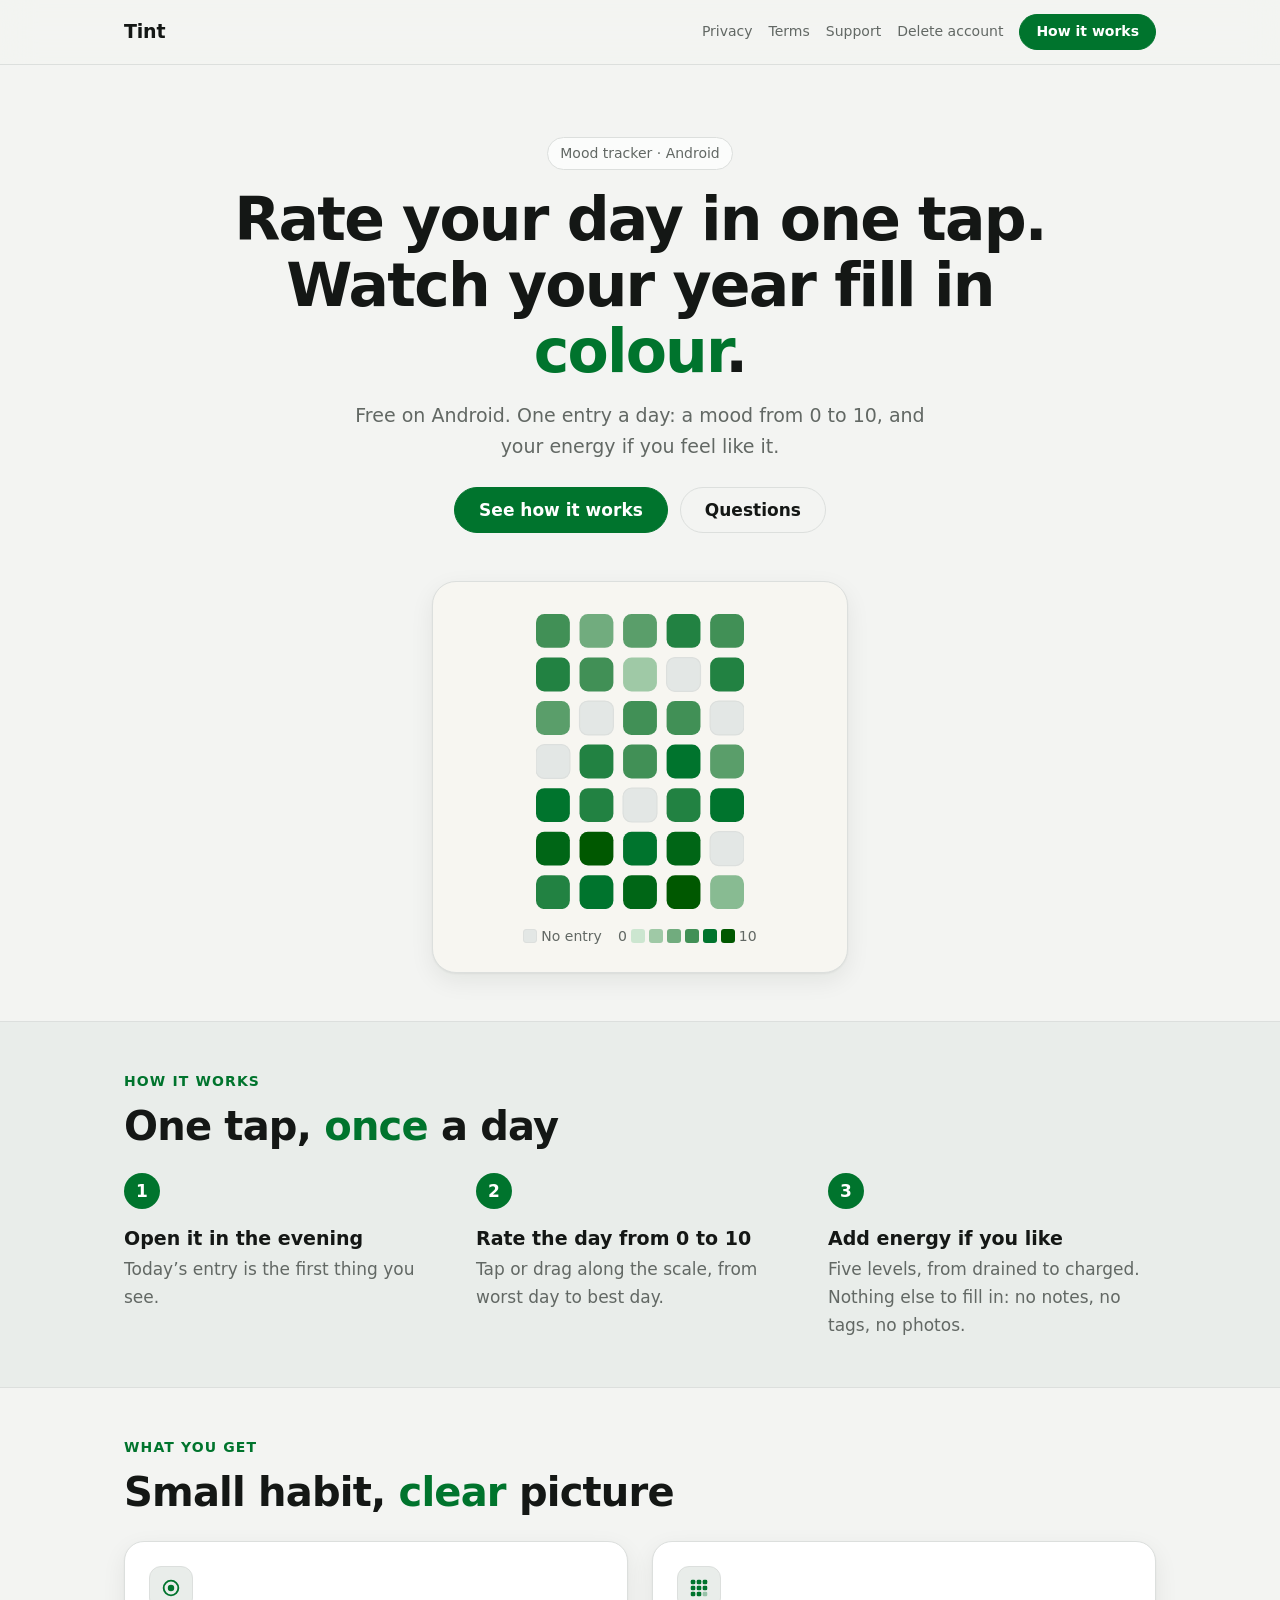
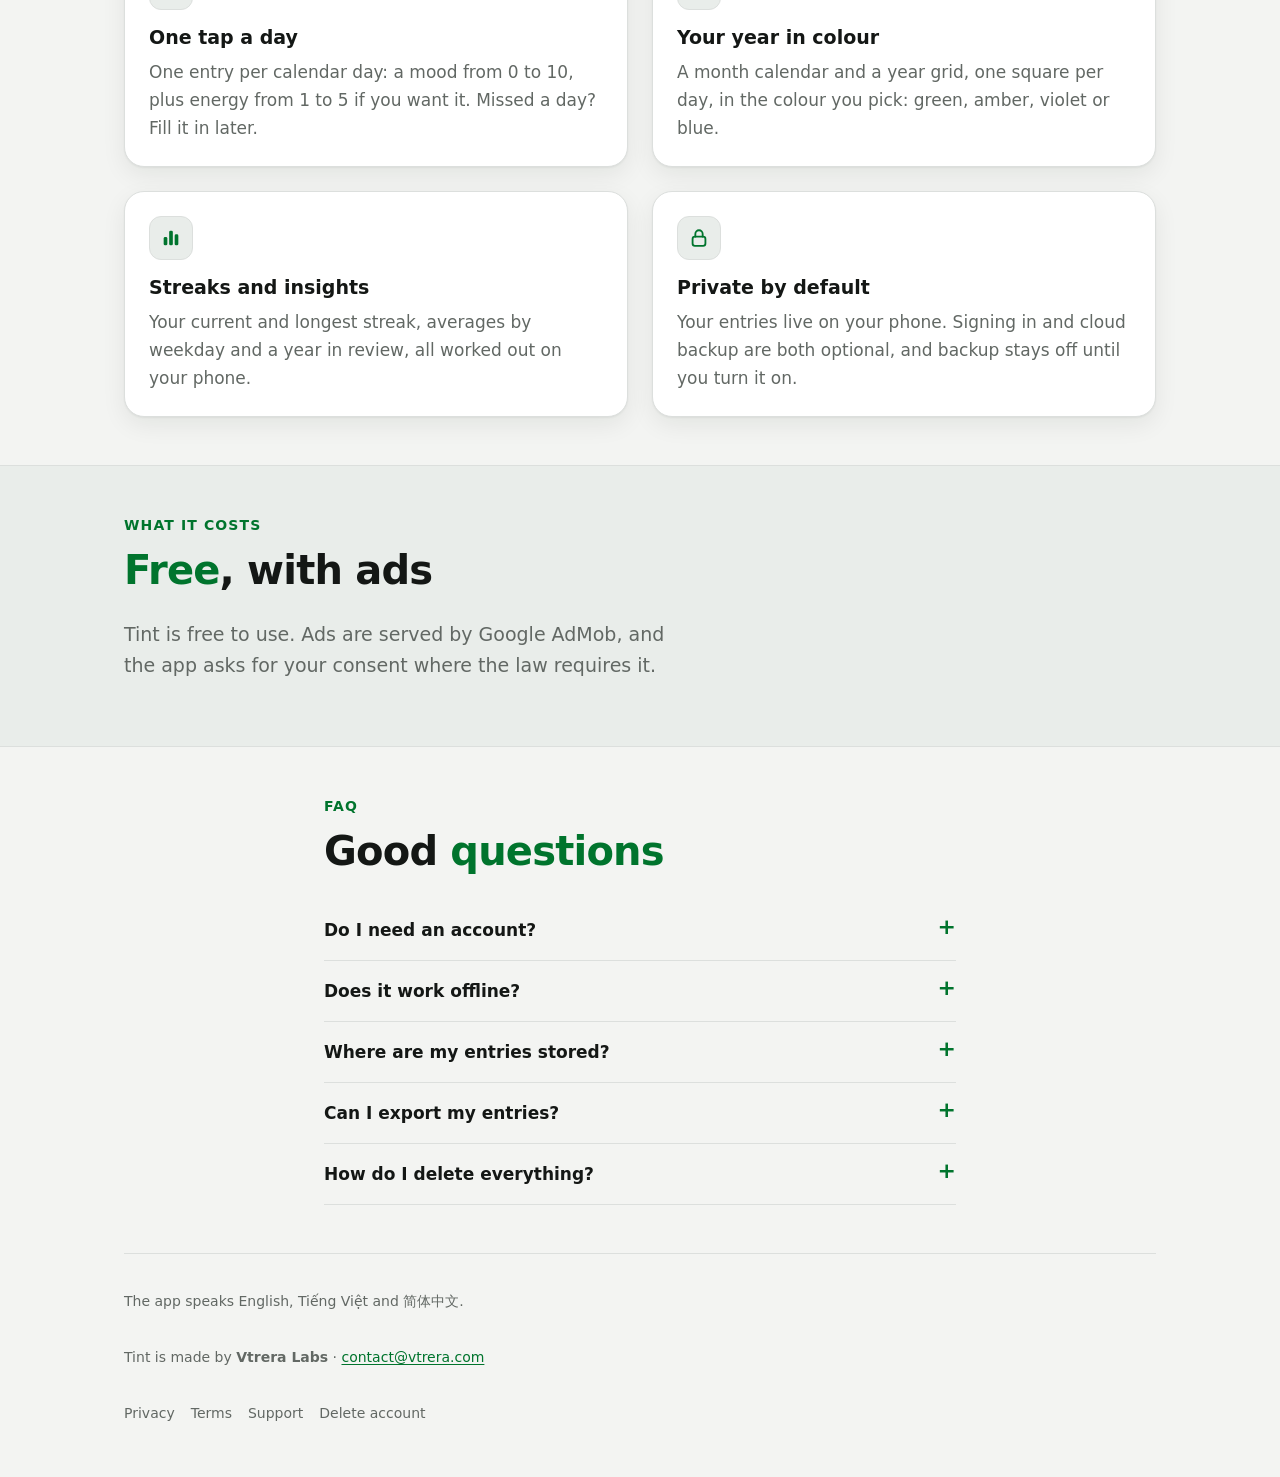
<file: index.html>
<!DOCTYPE html>
<html lang="en"><head><meta charset="utf-8"><meta name="viewport" content="width=device-width, initial-scale=1">
<title>Mood tracker, one tap a day – Tint</title>
<meta name="description" content="Tint is a free mood tracker for Android: rate your day from 0 to 10 in one tap and watch your year fill in colour.">
<link rel="stylesheet" href="/assets/style.css"></head>
<body class="home">
<header class="top"><div class="wrap">
<nav aria-label="Main"><a href="/">Tint</a><a href="/privacy">Privacy</a><a href="/terms">Terms</a><a href="/support">Support</a><a href="/delete-account">Delete account</a></nav>
<a class="btn" href="#how">How it works</a>
</div></header>

<main>
<section class="hero"><div class="wrap">
<span class="tag">Mood tracker · Android</span>
<h1>Rate your day in one tap.<br> Watch your year fill in <span class="accent">colour</span>.</h1>
<p class="lead">Free on Android. One entry a day: a mood from 0 to 10, and your energy if you feel like it.</p>
<div class="actions"><a class="btn" href="#how">See how it works</a><a class="btn btn-ghost" href="#faq">Questions</a></div>
<div class="panel">
<svg class="grid" viewBox="0 0 172 244" role="img" aria-labelledby="grid-title">
<title id="grid-title">Five weeks of moods, one square per day and one week per column; darker green means a better day, six days have no entry</title>
<rect x="0" y="0" width="28" height="28" rx="7" class="m6"/>
<rect x="0" y="36" width="28" height="28" rx="7" class="m7"/>
<rect x="0" y="72" width="28" height="28" rx="7" class="m5"/>
<rect x="0" y="108" width="28" height="28" rx="7" class="m-empty"/>
<rect x="0" y="144" width="28" height="28" rx="7" class="m8"/>
<rect x="0" y="180" width="28" height="28" rx="7" class="m9"/>
<rect x="0" y="216" width="28" height="28" rx="7" class="m7"/>
<rect x="36" y="0" width="28" height="28" rx="7" class="m4"/>
<rect x="36" y="36" width="28" height="28" rx="7" class="m6"/>
<rect x="36" y="72" width="28" height="28" rx="7" class="m-empty"/>
<rect x="36" y="108" width="28" height="28" rx="7" class="m7"/>
<rect x="36" y="144" width="28" height="28" rx="7" class="m7"/>
<rect x="36" y="180" width="28" height="28" rx="7" class="m10"/>
<rect x="36" y="216" width="28" height="28" rx="7" class="m8"/>
<rect x="72" y="0" width="28" height="28" rx="7" class="m5"/>
<rect x="72" y="36" width="28" height="28" rx="7" class="m2"/>
<rect x="72" y="72" width="28" height="28" rx="7" class="m6"/>
<rect x="72" y="108" width="28" height="28" rx="7" class="m6"/>
<rect x="72" y="144" width="28" height="28" rx="7" class="m-empty"/>
<rect x="72" y="180" width="28" height="28" rx="7" class="m8"/>
<rect x="72" y="216" width="28" height="28" rx="7" class="m9"/>
<rect x="108" y="0" width="28" height="28" rx="7" class="m7"/>
<rect x="108" y="36" width="28" height="28" rx="7" class="m-empty"/>
<rect x="108" y="72" width="28" height="28" rx="7" class="m6"/>
<rect x="108" y="108" width="28" height="28" rx="7" class="m8"/>
<rect x="108" y="144" width="28" height="28" rx="7" class="m7"/>
<rect x="108" y="180" width="28" height="28" rx="7" class="m9"/>
<rect x="108" y="216" width="28" height="28" rx="7" class="m10"/>
<rect x="144" y="0" width="28" height="28" rx="7" class="m6"/>
<rect x="144" y="36" width="28" height="28" rx="7" class="m7"/>
<rect x="144" y="72" width="28" height="28" rx="7" class="m-empty"/>
<rect x="144" y="108" width="28" height="28" rx="7" class="m5"/>
<rect x="144" y="144" width="28" height="28" rx="7" class="m8"/>
<rect x="144" y="180" width="28" height="28" rx="7" class="m-empty"/>
<rect x="144" y="216" width="28" height="28" rx="7" class="m3"/>
</svg>
<p class="legend" aria-hidden="true"><span class="m-empty"></span>No entry<b class="gap">0</b><span class="m0"></span><span class="m2"></span><span class="m4"></span><span class="m6"></span><span class="m8"></span><span class="m10"></span><b>10</b></p>
</div>
</div></section>

<section class="band band-tint" id="how"><div class="wrap">
<p class="eyebrow">How it works</p>
<h2>One tap, <span class="accent">once</span> a day</h2>
<ol class="steps">
<li><h3>Open it in the evening</h3><p>Today’s entry is the first thing you see.</p></li>
<li><h3>Rate the day from 0 to 10</h3><p>Tap or drag along the scale, from worst day to best day.</p></li>
<li><h3>Add energy if you like</h3><p>Five levels, from drained to charged. Nothing else to fill in: no notes, no tags, no photos.</p></li>
</ol>
</div></section>

<section class="band" id="features"><div class="wrap">
<p class="eyebrow">What you get</p>
<h2>Small habit, <span class="accent">clear</span> picture</h2>
<div class="cards">
<article class="feature">
<div class="chip"><svg viewBox="0 0 24 24" fill="none" stroke="currentColor" stroke-width="2" stroke-linecap="round" aria-hidden="true"><circle cx="12" cy="12" r="8"/><circle cx="12" cy="12" r="2.5" fill="currentColor"/></svg></div>
<h2>One tap a day</h2>
<p>One entry per calendar day: a mood from 0 to 10, plus energy from 1 to 5 if you want it. Missed a day? Fill it in later.</p>
</article>
<article class="feature">
<div class="chip"><svg viewBox="0 0 24 24" fill="currentColor" aria-hidden="true"><rect x="3" y="3" width="5" height="5" rx="1.5"/><rect x="9.5" y="3" width="5" height="5" rx="1.5"/><rect x="16" y="3" width="5" height="5" rx="1.5"/><rect x="3" y="9.5" width="5" height="5" rx="1.5"/><rect x="9.5" y="9.5" width="5" height="5" rx="1.5"/><rect x="16" y="9.5" width="5" height="5" rx="1.5"/><rect x="3" y="16" width="5" height="5" rx="1.5"/><rect x="9.5" y="16" width="5" height="5" rx="1.5"/><rect x="16" y="16" width="5" height="5" rx="1.5" opacity="0.35"/></svg></div>
<h2>Your year in colour</h2>
<p>A month calendar and a year grid, one square per day, in the colour you pick: green, amber, violet or blue.</p>
</article>
<article class="feature">
<div class="chip"><svg viewBox="0 0 24 24" fill="currentColor" aria-hidden="true"><rect x="4" y="11" width="4" height="9" rx="1.5"/><rect x="10" y="4" width="4" height="16" rx="1.5"/><rect x="16" y="8" width="4" height="12" rx="1.5"/></svg></div>
<h2>Streaks and insights</h2>
<p>Your current and longest streak, averages by weekday and a year in review, all worked out on your phone.</p>
</article>
<article class="feature">
<div class="chip"><svg viewBox="0 0 24 24" fill="none" stroke="currentColor" stroke-width="2" stroke-linecap="round" stroke-linejoin="round" aria-hidden="true"><rect x="5" y="10.5" width="14" height="10" rx="2.5"/><path d="M8 10.5V7.5a4 4 0 0 1 8 0v3"/></svg></div>
<h2>Private by default</h2>
<p>Your entries live on your phone. Signing in and cloud backup are both optional, and backup stays off until you turn it on.</p>
</article>
</div>
</div></section>

<section class="band band-tint" id="cost"><div class="wrap">
<p class="eyebrow">What it costs</p>
<h2><span class="accent">Free</span>, with ads</h2>
<p class="lead">Tint is free to use. Ads are served by Google AdMob, and the app asks for your consent where the law requires it.</p>
</div></section>

<section class="band" id="faq"><div class="wrap faq">
<p class="eyebrow">FAQ</p>
<h2>Good <span class="accent">questions</span></h2>
<details><summary>Do I need an account?</summary><p>No. Tint works without signing in. An account is only needed if you want cloud backup.</p></details>
<details><summary>Does it work offline?</summary><p>Yes. Everything works offline except ads and cloud backup.</p></details>
<details><summary>Where are my entries stored?</summary><p>On your phone. If you turn on cloud backup, a copy is also kept on Tint’s own server in Vietnam. The <a href="/privacy">privacy policy</a> has the details.</p></details>
<details><summary>Can I export my entries?</summary><p>Not yet.</p></details>
<details><summary>How do I delete everything?</summary><p>Settings → Delete all entries clears your phone. To delete your account and any backed-up entries, see <a href="/delete-account">Delete account</a>.</p></details>
</div></section>
</main>

<div class="wrap">
<footer>
<p><small>The app speaks English, <span lang="vi">Tiếng Việt</span> and <span lang="zh-Hans">简体中文</span>.</small></p>
<p><small>Tint is made by <strong>Vtrera Labs</strong> · <a href="mailto:contact@vtrera.com">contact@vtrera.com</a></small></p>
<nav aria-label="Footer"><a href="/privacy">Privacy</a><a href="/terms">Terms</a><a href="/support">Support</a><a href="/delete-account">Delete account</a></nav>
</footer>
</div>
</body></html>
</file>
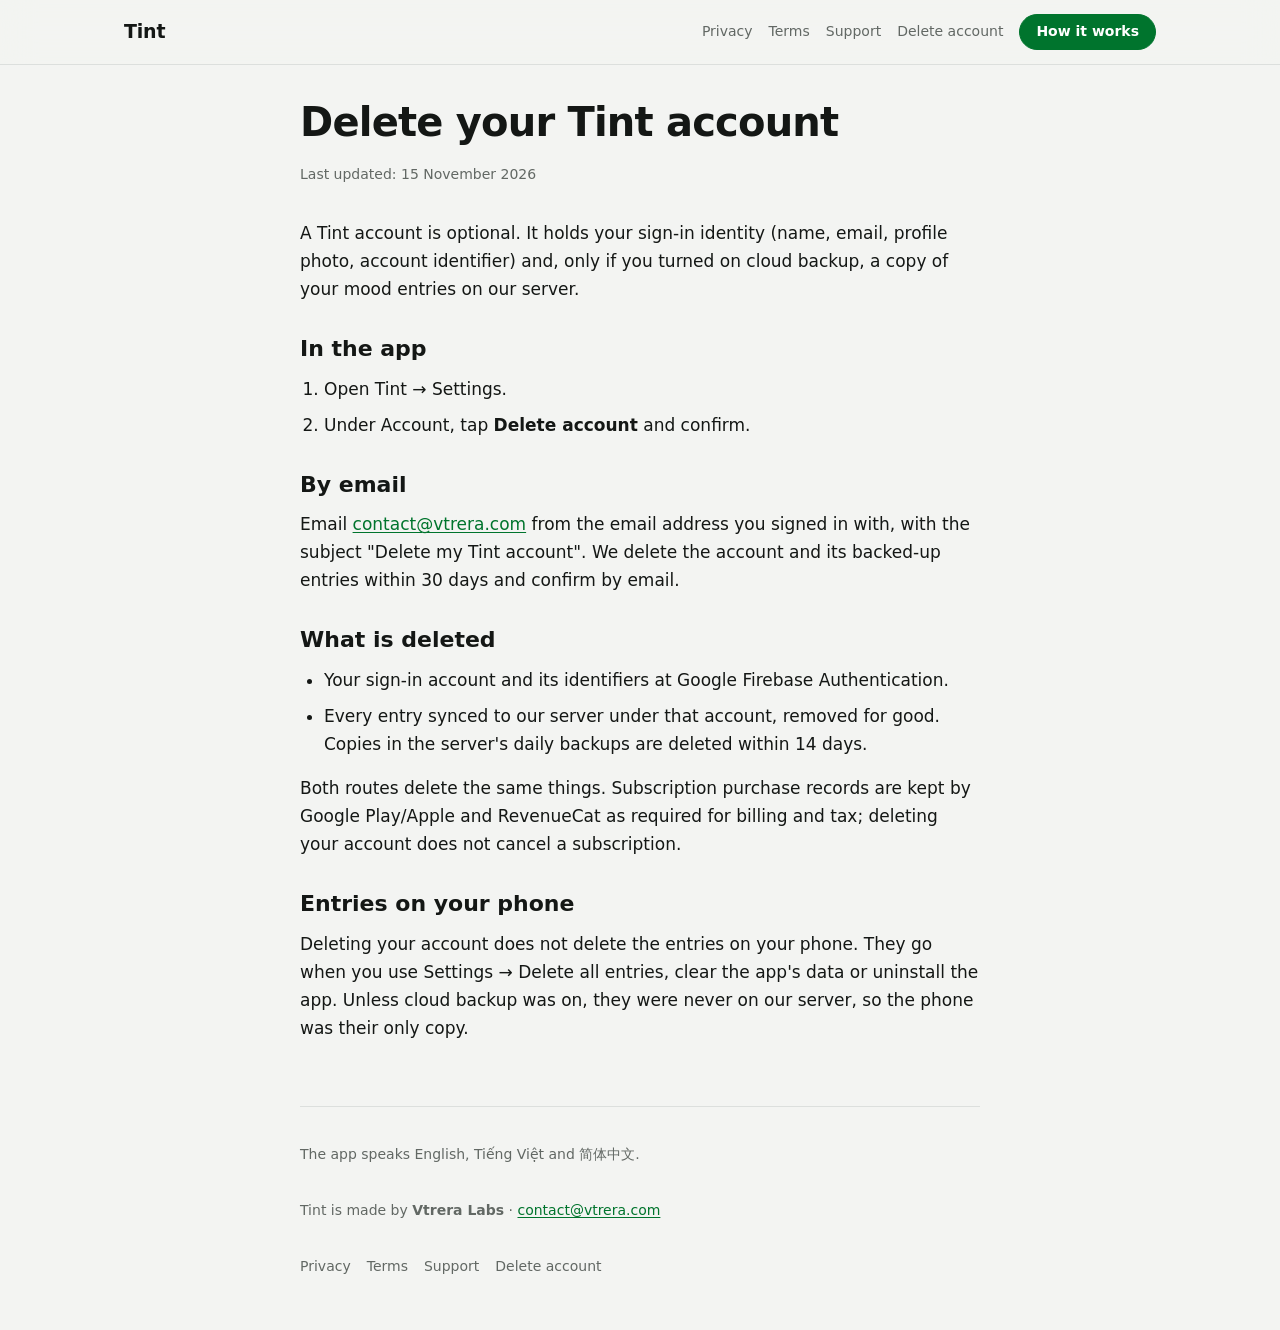
<file: delete-account.html>
<!DOCTYPE html>
<html lang="en"><head><meta charset="utf-8"><meta name="viewport" content="width=device-width, initial-scale=1">
<title>Delete your account – Tint</title>
<link rel="stylesheet" href="/assets/style.css"></head>
<body class="page">
<header class="top"><div class="wrap">
<nav aria-label="Main"><a href="/">Tint</a><a href="/privacy">Privacy</a><a href="/terms">Terms</a><a href="/support">Support</a><a href="/delete-account">Delete account</a></nav>
<a class="btn" href="/#how">How it works</a>
</div></header>

<main class="wrap"><div class="doc">
<h1>Delete your Tint account</h1><p><small>Last updated: 15 November 2026</small></p>
<p>A Tint account is optional. It holds your sign-in identity (name, email, profile photo, account identifier) and, only if you turned on cloud backup, a copy of your mood entries on our server.</p>
<h2>In the app</h2><ol><li>Open Tint → Settings.</li><li>Under Account, tap <b>Delete account</b> and confirm.</li></ol>
<h2>By email</h2><p>Email <a href="mailto:contact@vtrera.com?subject=Delete%20my%20Tint%20account">contact@vtrera.com</a> from the email address you signed in with, with the subject "Delete my Tint account". We delete the account and its backed-up entries within 30 days and confirm by email.</p>
<h2>What is deleted</h2>
<ul><li>Your sign-in account and its identifiers at Google Firebase Authentication.</li>
<li>Every entry synced to our server under that account, removed for good. Copies in the server's daily backups are deleted within 14 days.</li></ul>
<p>Both routes delete the same things. Subscription purchase records are kept by Google Play/Apple and RevenueCat as required for billing and tax; deleting your account does not cancel a subscription.</p>
<h2>Entries on your phone</h2><p>Deleting your account does not delete the entries on your phone. They go when you use Settings → Delete all entries, clear the app's data or uninstall the app. Unless cloud backup was on, they were never on our server, so the phone was their only copy.</p>
</div></main>

<div class="wrap">
<footer>
<p><small>The app speaks English, <span lang="vi">Tiếng Việt</span> and <span lang="zh-Hans">简体中文</span>.</small></p>
<p><small>Tint is made by <strong>Vtrera Labs</strong> · <a href="mailto:contact@vtrera.com">contact@vtrera.com</a></small></p>
<nav aria-label="Footer"><a href="/privacy">Privacy</a><a href="/terms">Terms</a><a href="/support">Support</a><a href="/delete-account">Delete account</a></nav>
</footer>
</div>
</body></html>
</file>
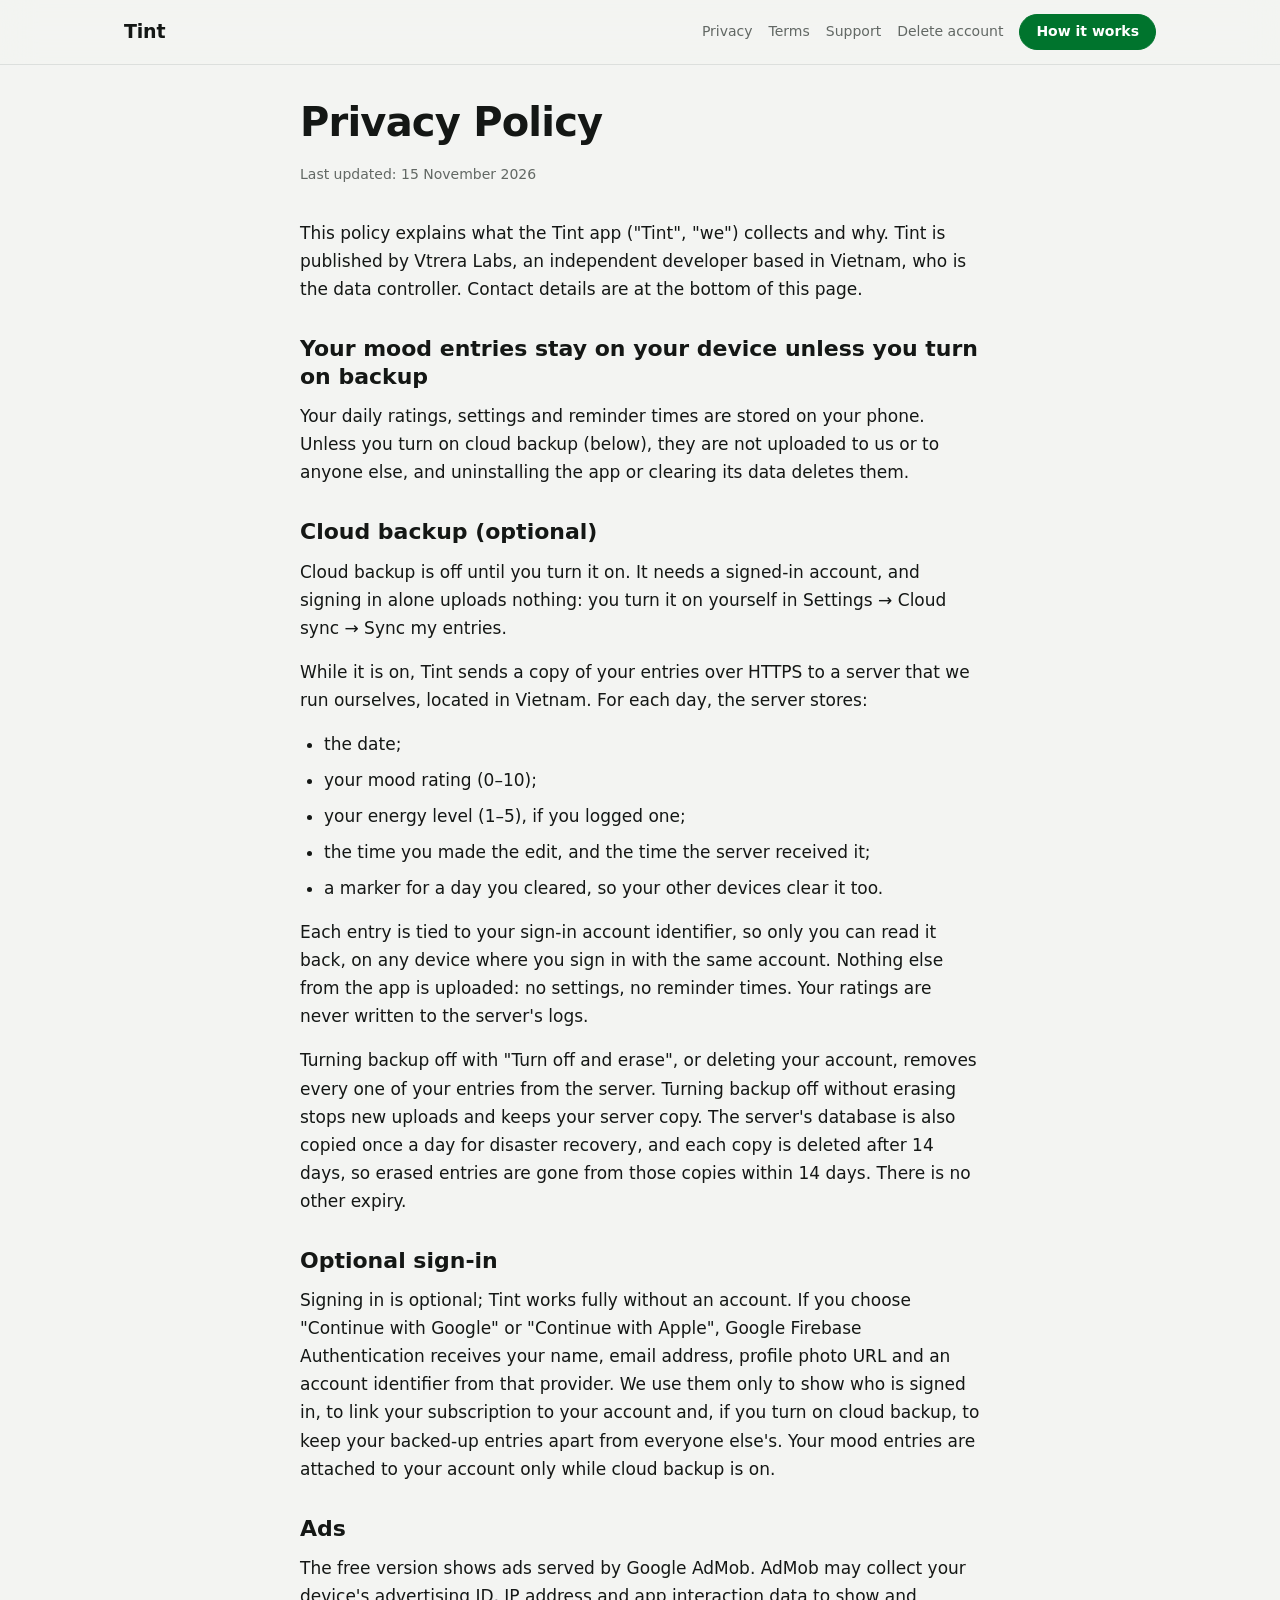
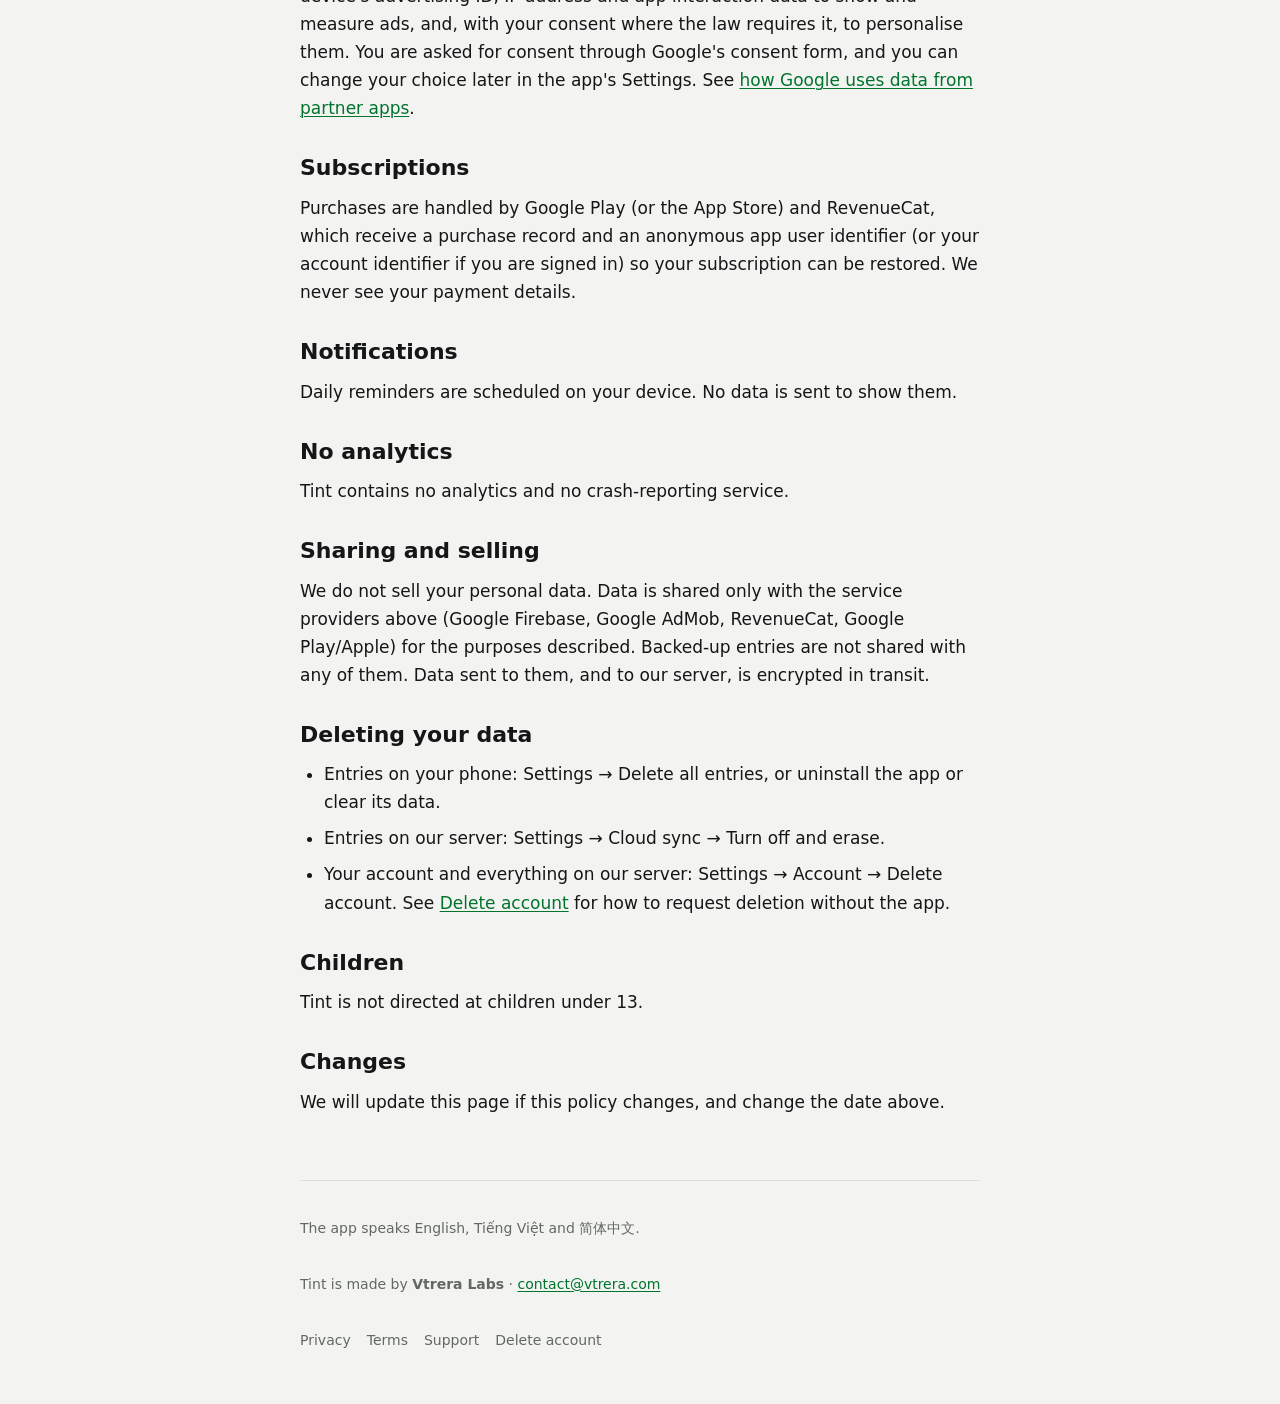
<file: privacy.html>
<!DOCTYPE html>
<html lang="en"><head><meta charset="utf-8"><meta name="viewport" content="width=device-width, initial-scale=1">
<title>Privacy Policy – Tint</title>
<link rel="stylesheet" href="/assets/style.css"></head>
<body class="page">
<header class="top"><div class="wrap">
<nav aria-label="Main"><a href="/">Tint</a><a href="/privacy">Privacy</a><a href="/terms">Terms</a><a href="/support">Support</a><a href="/delete-account">Delete account</a></nav>
<a class="btn" href="/#how">How it works</a>
</div></header>

<main class="wrap"><div class="doc">
<h1>Privacy Policy</h1><p><small>Last updated: 15 November 2026</small></p>
<p>This policy explains what the Tint app ("Tint", "we") collects and why. Tint is published by Vtrera Labs, an independent developer based in Vietnam, who is the data controller. Contact details are at the bottom of this page.</p>
<h2>Your mood entries stay on your device unless you turn on backup</h2>
<p>Your daily ratings, settings and reminder times are stored on your phone. Unless you turn on cloud backup (below), they are not uploaded to us or to anyone else, and uninstalling the app or clearing its data deletes them.</p>
<h2>Cloud backup (optional)</h2>
<p>Cloud backup is off until you turn it on. It needs a signed-in account, and signing in alone uploads nothing: you turn it on yourself in Settings → Cloud sync → Sync my entries.</p>
<p>While it is on, Tint sends a copy of your entries over HTTPS to a server that we run ourselves, located in Vietnam. For each day, the server stores:</p>
<ul><li>the date;</li><li>your mood rating (0–10);</li><li>your energy level (1–5), if you logged one;</li><li>the time you made the edit, and the time the server received it;</li><li>a marker for a day you cleared, so your other devices clear it too.</li></ul>
<p>Each entry is tied to your sign-in account identifier, so only you can read it back, on any device where you sign in with the same account. Nothing else from the app is uploaded: no settings, no reminder times. Your ratings are never written to the server's logs.</p>
<p>Turning backup off with "Turn off and erase", or deleting your account, removes every one of your entries from the server. Turning backup off without erasing stops new uploads and keeps your server copy. The server's database is also copied once a day for disaster recovery, and each copy is deleted after 14 days, so erased entries are gone from those copies within 14 days. There is no other expiry.</p>
<h2>Optional sign-in</h2>
<p>Signing in is optional; Tint works fully without an account. If you choose "Continue with Google" or "Continue with Apple", Google Firebase Authentication receives your name, email address, profile photo URL and an account identifier from that provider. We use them only to show who is signed in, to link your subscription to your account and, if you turn on cloud backup, to keep your backed-up entries apart from everyone else's. Your mood entries are attached to your account only while cloud backup is on.</p>
<h2>Ads</h2>
<p>The free version shows ads served by Google AdMob. AdMob may collect your device's advertising ID, IP address and app interaction data to show and measure ads, and, with your consent where the law requires it, to personalise them. You are asked for consent through Google's consent form, and you can change your choice later in the app's Settings. See <a href="https://policies.google.com/technologies/partner-sites">how Google uses data from partner apps</a>.</p>
<h2>Subscriptions</h2>
<p>Purchases are handled by Google Play (or the App Store) and RevenueCat, which receive a purchase record and an anonymous app user identifier (or your account identifier if you are signed in) so your subscription can be restored. We never see your payment details.</p>
<h2>Notifications</h2>
<p>Daily reminders are scheduled on your device. No data is sent to show them.</p>
<h2>No analytics</h2>
<p>Tint contains no analytics and no crash-reporting service.</p>
<h2>Sharing and selling</h2>
<p>We do not sell your personal data. Data is shared only with the service providers above (Google Firebase, Google AdMob, RevenueCat, Google Play/Apple) for the purposes described. Backed-up entries are not shared with any of them. Data sent to them, and to our server, is encrypted in transit.</p>
<h2>Deleting your data</h2>
<ul><li>Entries on your phone: Settings → Delete all entries, or uninstall the app or clear its data.</li><li>Entries on our server: Settings → Cloud sync → Turn off and erase.</li><li>Your account and everything on our server: Settings → Account → Delete account. See <a href="/delete-account">Delete account</a> for how to request deletion without the app.</li></ul>
<h2>Children</h2><p>Tint is not directed at children under 13.</p>
<h2>Changes</h2><p>We will update this page if this policy changes, and change the date above.</p>
</div></main>

<div class="wrap">
<footer>
<p><small>The app speaks English, <span lang="vi">Tiếng Việt</span> and <span lang="zh-Hans">简体中文</span>.</small></p>
<p><small>Tint is made by <strong>Vtrera Labs</strong> · <a href="mailto:contact@vtrera.com">contact@vtrera.com</a></small></p>
<nav aria-label="Footer"><a href="/privacy">Privacy</a><a href="/terms">Terms</a><a href="/support">Support</a><a href="/delete-account">Delete account</a></nav>
</footer>
</div>
</body></html>
</file>
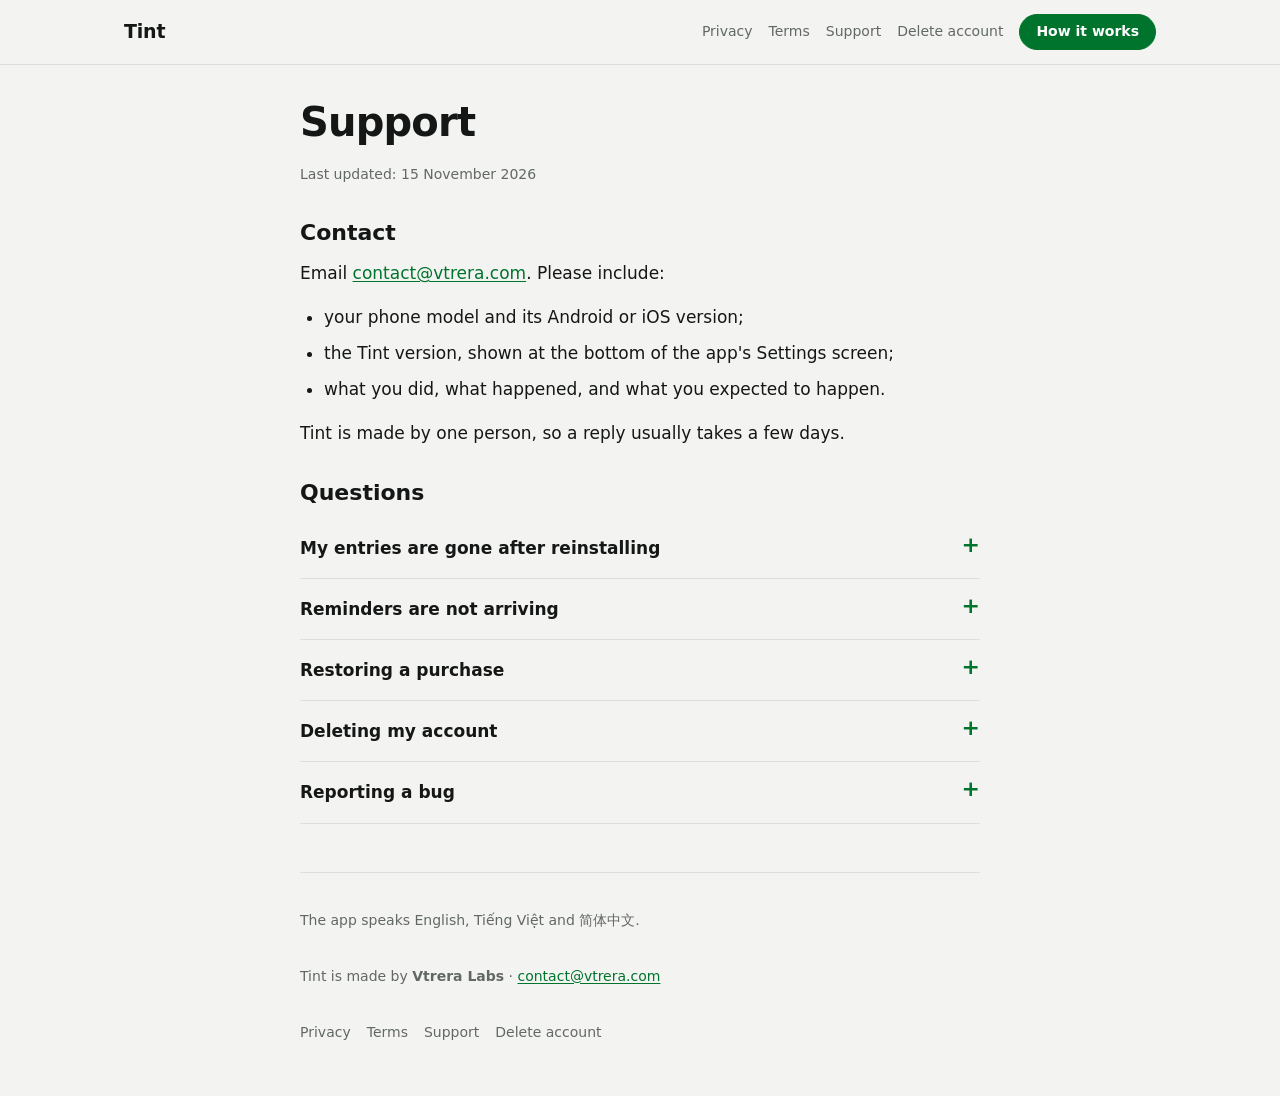
<file: support.html>
<!DOCTYPE html>
<html lang="en">
<head><meta charset="utf-8"><meta name="viewport" content="width=device-width, initial-scale=1">
<title>Support – Tint</title><link rel="stylesheet" href="/assets/style.css"></head>
<body class="page">
<header class="top"><div class="wrap">
<nav aria-label="Main"><a href="/">Tint</a><a href="/privacy">Privacy</a><a href="/terms">Terms</a><a href="/support">Support</a><a href="/delete-account">Delete account</a></nav>
<a class="btn" href="/#how">How it works</a>
</div></header>

<main class="wrap"><div class="doc">
<h1>Support</h1><p><small>Last updated: 15 November 2026</small></p>
<h2>Contact</h2>
<p>Email <a href="mailto:contact@vtrera.com?subject=Tint%20support">contact@vtrera.com</a>. Please include:</p>
<ul><li>your phone model and its Android or iOS version;</li><li>the Tint version, shown at the bottom of the app's Settings screen;</li><li>what you did, what happened, and what you expected to happen.</li></ul>
<p>Tint is made by one person, so a reply usually takes a few days.</p>
<h2>Questions</h2>
<div class="faq">
<details><summary>My entries are gone after reinstalling</summary><p>Tint keeps your entries on your phone. Uninstalling the app or clearing its data deletes them, and if cloud backup was off they were never stored anywhere else, so they cannot be recovered. If backup was on, sign in again with the same account and turn on Settings → Cloud sync → Sync my entries: your entries come back from the server.</p></details>
<details><summary>Reminders are not arriving</summary><p>Check that notifications for Tint are allowed in your phone's settings; if they are off, Tint's Settings shows "Notifications are off in system settings" with a link to fix it. Some phones also stop notifications from apps they put to sleep to save battery: turn off battery optimisation for Tint. Tint plans reminders a week ahead and refreshes them each time you open it, so open the app at least once a week.</p></details>
<details><summary>Restoring a purchase</summary><p>In Tint, open Settings → Upgrade to Premium and tap <b>Restore purchases</b>, signed in to the same Google Play or Apple account you bought with. To manage or cancel a subscription, use your store account settings.</p></details>
<details><summary>Deleting my account</summary><p>See <a href="/delete-account">Delete account</a> for the in-app steps and how to ask by email.</p></details>
<details><summary>Reporting a bug</summary><p>Email the address above with the details listed under Contact. A screenshot helps.</p></details>
</div>
</div></main>

<div class="wrap">
<footer>
<p><small>The app speaks English, <span lang="vi">Tiếng Việt</span> and <span lang="zh-Hans">简体中文</span>.</small></p>
<p><small>Tint is made by <strong>Vtrera Labs</strong> · <a href="mailto:contact@vtrera.com">contact@vtrera.com</a></small></p>
<nav aria-label="Footer"><a href="/privacy">Privacy</a><a href="/terms">Terms</a><a href="/support">Support</a><a href="/delete-account">Delete account</a></nav>
</footer>
</div>
</body></html>
</file>
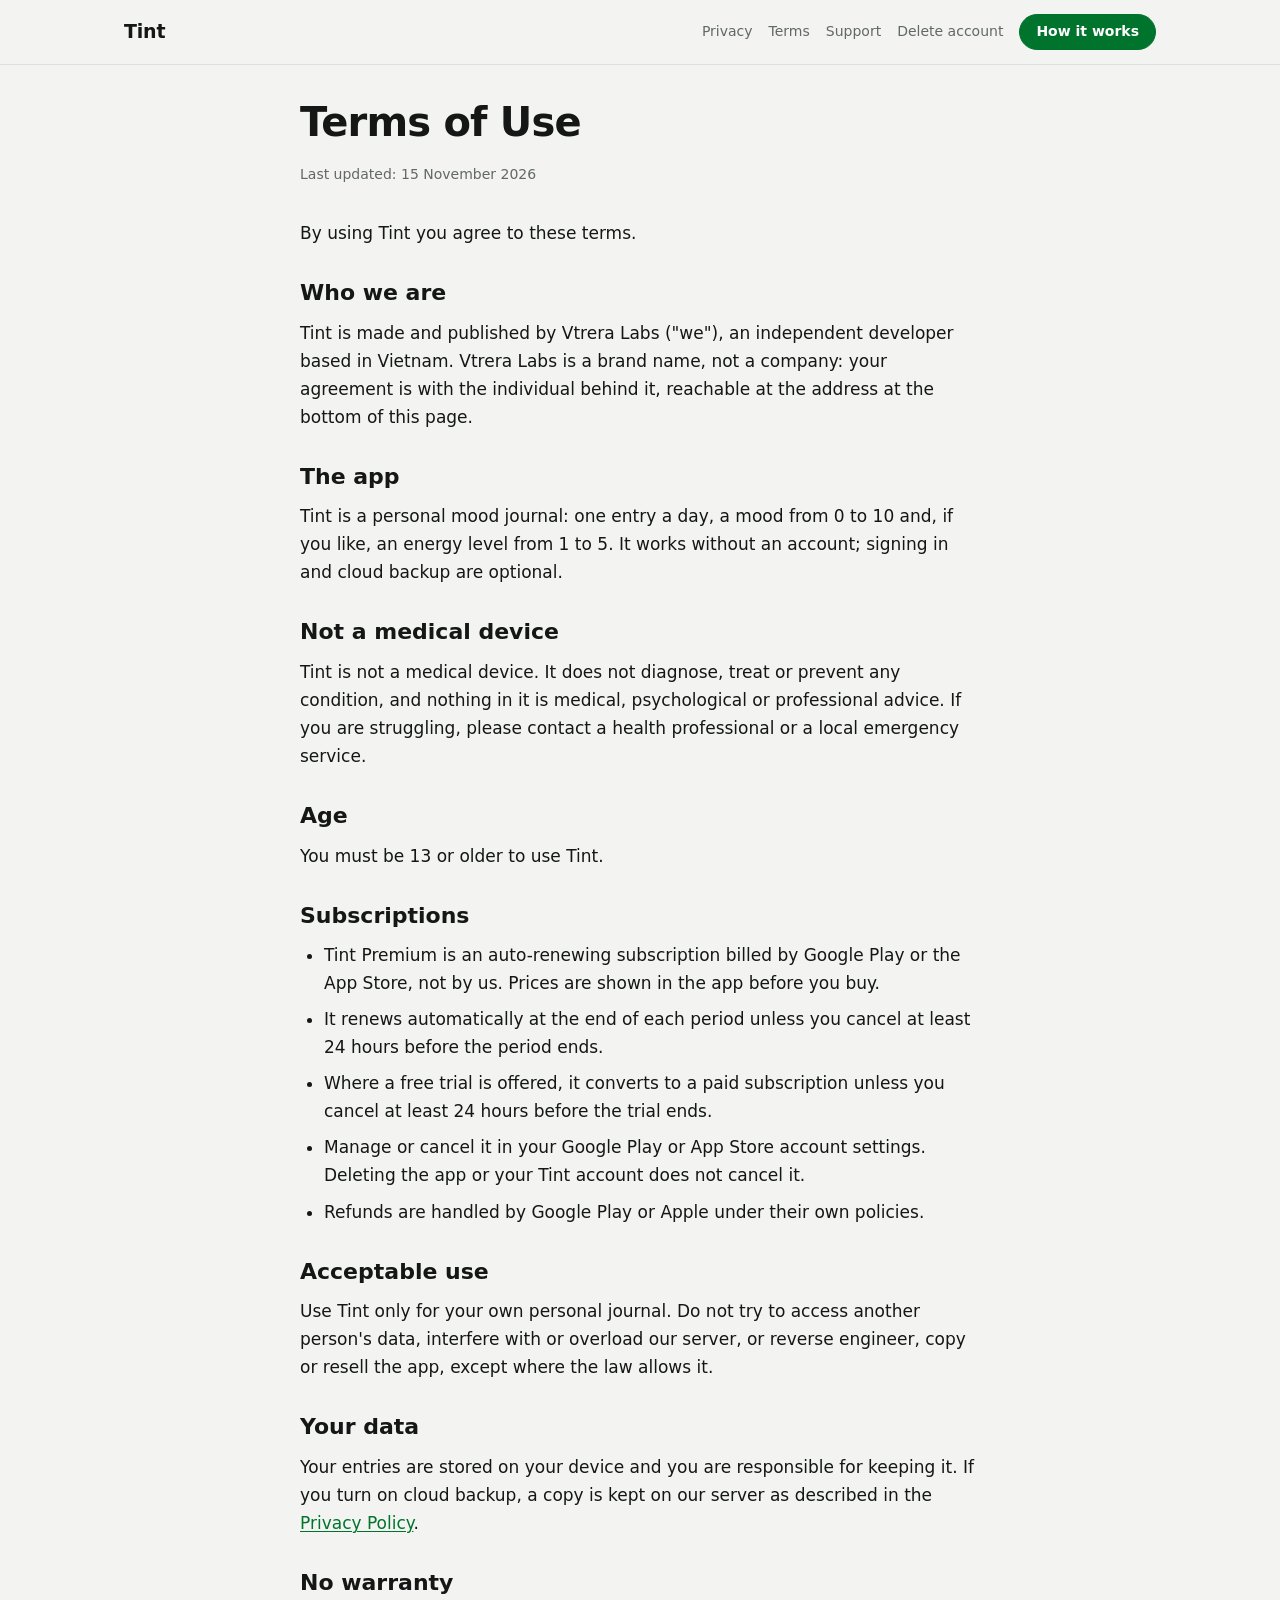
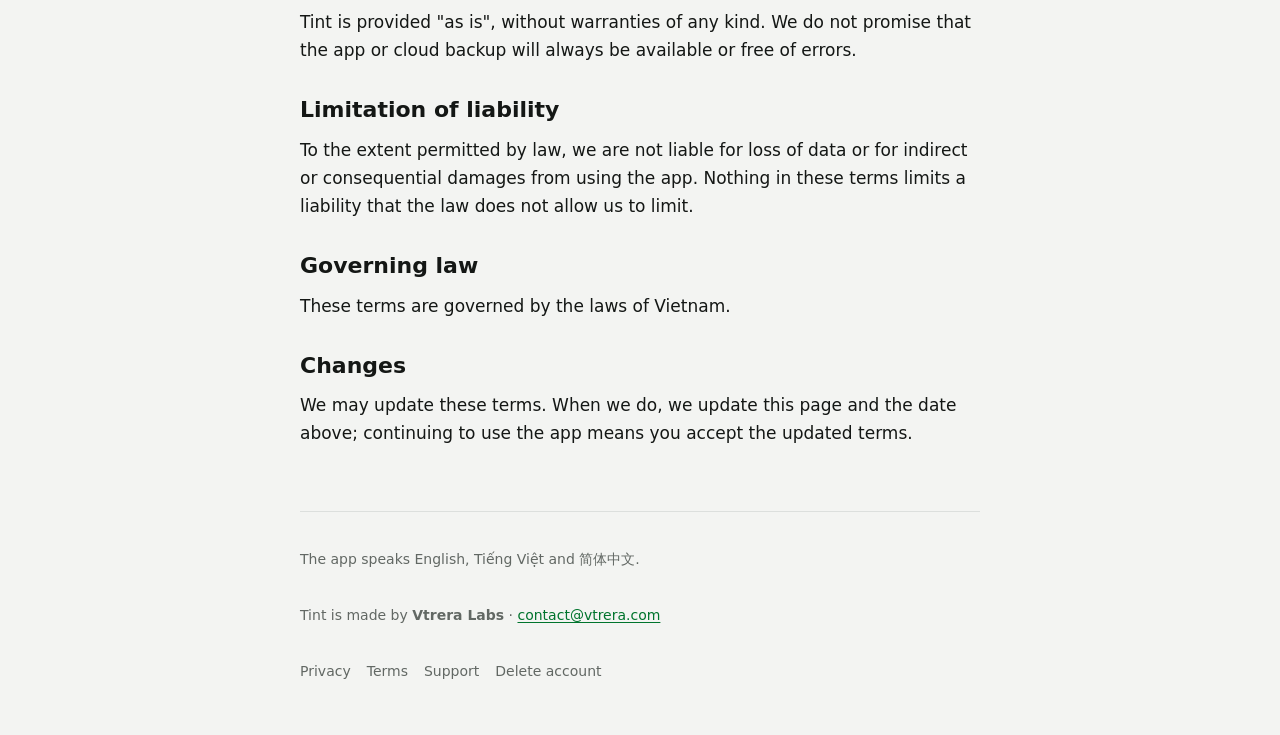
<file: terms.html>
<!DOCTYPE html>
<html lang="en"><head><meta charset="utf-8"><meta name="viewport" content="width=device-width, initial-scale=1">
<title>Terms of Use – Tint</title>
<link rel="stylesheet" href="/assets/style.css"></head>
<body class="page">
<header class="top"><div class="wrap">
<nav aria-label="Main"><a href="/">Tint</a><a href="/privacy">Privacy</a><a href="/terms">Terms</a><a href="/support">Support</a><a href="/delete-account">Delete account</a></nav>
<a class="btn" href="/#how">How it works</a>
</div></header>

<main class="wrap"><div class="doc">
<h1>Terms of Use</h1><p><small>Last updated: 15 November 2026</small></p>
<p>By using Tint you agree to these terms.</p>
<h2>Who we are</h2><p>Tint is made and published by Vtrera Labs ("we"), an independent developer based in Vietnam. Vtrera Labs is a brand name, not a company: your agreement is with the individual behind it, reachable at the address at the bottom of this page.</p>
<h2>The app</h2><p>Tint is a personal mood journal: one entry a day, a mood from 0 to 10 and, if you like, an energy level from 1 to 5. It works without an account; signing in and cloud backup are optional.</p>
<h2>Not a medical device</h2><p>Tint is not a medical device. It does not diagnose, treat or prevent any condition, and nothing in it is medical, psychological or professional advice. If you are struggling, please contact a health professional or a local emergency service.</p>
<h2>Age</h2><p>You must be 13 or older to use Tint.</p>
<h2>Subscriptions</h2>
<ul><li>Tint Premium is an auto-renewing subscription billed by Google Play or the App Store, not by us. Prices are shown in the app before you buy.</li>
<li>It renews automatically at the end of each period unless you cancel at least 24 hours before the period ends.</li>
<li>Where a free trial is offered, it converts to a paid subscription unless you cancel at least 24 hours before the trial ends.</li>
<li>Manage or cancel it in your Google Play or App Store account settings. Deleting the app or your Tint account does not cancel it.</li>
<li>Refunds are handled by Google Play or Apple under their own policies.</li></ul>
<h2>Acceptable use</h2><p>Use Tint only for your own personal journal. Do not try to access another person's data, interfere with or overload our server, or reverse engineer, copy or resell the app, except where the law allows it.</p>
<h2>Your data</h2><p>Your entries are stored on your device and you are responsible for keeping it. If you turn on cloud backup, a copy is kept on our server as described in the <a href="/privacy">Privacy Policy</a>.</p>
<h2>No warranty</h2><p>Tint is provided "as is", without warranties of any kind. We do not promise that the app or cloud backup will always be available or free of errors.</p>
<h2>Limitation of liability</h2><p>To the extent permitted by law, we are not liable for loss of data or for indirect or consequential damages from using the app. Nothing in these terms limits a liability that the law does not allow us to limit.</p>
<h2>Governing law</h2><p>These terms are governed by the laws of Vietnam.</p>
<h2>Changes</h2><p>We may update these terms. When we do, we update this page and the date above; continuing to use the app means you accept the updated terms.</p>
</div></main>

<div class="wrap">
<footer>
<p><small>The app speaks English, <span lang="vi">Tiếng Việt</span> and <span lang="zh-Hans">简体中文</span>.</small></p>
<p><small>Tint is made by <strong>Vtrera Labs</strong> · <a href="mailto:contact@vtrera.com">contact@vtrera.com</a></small></p>
<nav aria-label="Footer"><a href="/privacy">Privacy</a><a href="/terms">Terms</a><a href="/support">Support</a><a href="/delete-account">Delete account</a></nav>
</footer>
</div>
</body></html>
</file>
<file: assets/style.css>
/* Tint — the only stylesheet. All colour, spacing, radius and type live here. */

:root {
  --bg: #f3f4f2;
  --surface: #fbfcfb;
  --border: #dcdfdd;
  --text: #141715;
  --text-dim: #626864;
  --link: #00742d;
  --link-hover: #005800;

  --m0: #cce6d0;
  --m1: #b5d7bb;
  --m2: #9fc9a6;
  --m3: #88bb92;
  --m4: #71ac7e;
  --m5: #5a9e6a;
  --m6: #419056;
  --m7: #228242;
  --m8: #00742d;
  --m9: #006616;
  --m10: #005800;
  --m-empty: #e3e7e5;

  --raised: #ffffff;
  --band: #e9edea;
  --panel: #f7f6f1;
  --on-accent: #ffffff;
  --shadow: 0 1px 2px rgba(20, 23, 21, 0.05), 0 8px 24px rgba(20, 23, 21, 0.07);
  --header-bg: rgba(243, 244, 242, 0.86);

  --space-1: 0.25rem;
  --space-2: 0.5rem;
  --space-3: 0.75rem;
  --space-4: 1rem;
  --space-5: 1.5rem;
  --space-6: 2rem;
  --space-7: 3rem;

  --radius-sm: 6px;
  --radius: 12px;
  --radius-pill: 999px;
  --radius-card: 20px;
  --radius-panel: 24px;

  --font: system-ui, -apple-system, "Segoe UI", sans-serif;
  --size-sm: 0.875rem;
  --size-base: 1.0625rem;
  --size-h3: 1.1875rem;
  --size-h2: 1.375rem;
  --size-h1: 2rem;
  --leading: 1.65;
  --leading-tight: 1.25;
  --measure: 680px;
  --wide: 1080px;
  --size-display: clamp(2rem, 5.2vw + 0.6rem, 3.75rem);
  --size-section: clamp(1.625rem, 2.6vw + 0.8rem, 2.5rem);
}

@media (prefers-color-scheme: dark) {
  :root {
    --bg: #2a302d;
    --surface: #343b37;
    --border: #4d5551;
    --text: #eef1ef;
    --text-dim: #aab1ac;
    --link: #63cc7e;
    --link-hover: #76f798;

    --m0: #1c3422;
    --m1: #25452c;
    --m2: #2d5737;
    --m3: #366942;
    --m4: #3e7c4e;
    --m5: #478f59;
    --m6: #50a365;
    --m7: #5ab872;
    --m8: #63cc7e;
    --m9: #6ce28b;
    --m10: #76f798;
    --m-empty: #3e4541;

    --raised: #353c38;
    --band: #2f3532;
    --panel: #363d39;
    --on-accent: #10140f;
    --shadow: 0 1px 2px rgba(0, 0, 0, 0.3), 0 8px 24px rgba(0, 0, 0, 0.28);
    --header-bg: rgba(42, 48, 45, 0.9);
  }
}

/* Page shell */

* {
  box-sizing: border-box;
}

html {
  -webkit-text-size-adjust: 100%;
}

body {
  margin: 0 auto;
  padding: var(--space-5) var(--space-4) var(--space-7);
  max-width: var(--measure);
  background: var(--bg);
  color: var(--text);
  font-family: var(--font);
  font-size: var(--size-base);
  line-height: var(--leading);
  overflow-wrap: break-word;
}

/* Type */

h1,
h2,
h3 {
  line-height: var(--leading-tight);
  margin: var(--space-6) 0 var(--space-3);
}

h1 {
  font-size: var(--size-h1);
  margin-top: var(--space-5);
  letter-spacing: -0.02em;
}

h2 {
  font-size: var(--size-h2);
}

h3 {
  font-size: var(--size-h3);
}

p,
ul,
ol {
  margin: 0 0 var(--space-4);
}

ul,
ol {
  padding-left: var(--space-5);
}

li {
  margin-bottom: var(--space-2);
}

small {
  font-size: var(--size-sm);
  color: var(--text-dim);
}

a {
  color: var(--link);
  text-decoration-thickness: 1px;
  text-underline-offset: 2px;
}

a:hover,
a:focus {
  color: var(--link-hover);
}

:focus-visible {
  outline: 2px solid var(--link);
  outline-offset: 2px;
  border-radius: var(--radius-sm);
}

/* Nav */

nav {
  display: flex;
  flex-wrap: wrap;
  gap: var(--space-2) var(--space-4);
  align-items: baseline;
  padding-bottom: var(--space-4);
  border-bottom: 1px solid var(--border);
  font-size: var(--size-sm);
}

nav a {
  color: var(--text-dim);
  text-decoration: none;
  padding: var(--space-1) 0;
}

nav a:first-child {
  color: var(--text);
  font-weight: 600;
  font-size: var(--size-base);
}

nav a:hover,
nav a:focus {
  color: var(--link);
  text-decoration: underline;
}

/* Footer */

footer {
  margin-top: var(--space-7);
  padding-top: var(--space-4);
  border-top: 1px solid var(--border);
  display: flex;
  flex-direction: column;
  gap: var(--space-3);
}

footer nav {
  padding-bottom: 0;
  border-bottom: 0;
}

footer nav a:first-child {
  color: var(--text-dim);
  font-weight: 400;
  font-size: var(--size-sm);
}

footer nav a:first-child:hover,
footer nav a:first-child:focus {
  color: var(--link);
}

/* Card */

.card {
  background: var(--surface);
  border: 1px solid var(--border);
  border-radius: var(--radius);
  padding: var(--space-4) var(--space-5);
  margin: 0 0 var(--space-4);
}

.card > :first-child {
  margin-top: 0;
}

.card > :last-child {
  margin-bottom: 0;
}

/* Mood ramp swatches */

.m0,
.m1,
.m2,
.m3,
.m4,
.m5,
.m6,
.m7,
.m8,
.m9,
.m10 {
  display: inline-block;
  width: 1.5rem;
  height: 1.5rem;
  border-radius: var(--radius-sm);
  vertical-align: middle;
}

.m0 { background: var(--m0); }
.m1 { background: var(--m1); }
.m2 { background: var(--m2); }
.m3 { background: var(--m3); }
.m4 { background: var(--m4); }
.m5 { background: var(--m5); }
.m6 { background: var(--m6); }
.m7 { background: var(--m7); }
.m8 { background: var(--m8); }
.m9 { background: var(--m9); }
.m10 { background: var(--m10); }

/* Policy pages (body.page): the landing page's shell around one reading column */

body.page {
  max-width: none;
  padding: 0;
}

.doc {
  max-width: var(--measure);
  margin: 0 auto;
  padding: var(--space-6) 0 var(--space-7);
}

.doc > h1 {
  margin-top: 0;
  font-size: var(--size-section);
  letter-spacing: -0.02em;
}

.doc > h1 + p {
  margin-bottom: var(--space-6);
}

.doc h2 {
  margin-top: var(--space-6);
}

.page footer {
  margin-top: 0;
  padding: var(--space-6) 0 var(--space-7);
  max-width: var(--measure);
  margin-inline: auto;
}

body.home section,
.doc h2 {
  scroll-margin-top: 5rem;
}

/* Landing page (body.home): full-width bands; the policy pages keep the 680 px column */

body.home {
  max-width: none;
  padding: 0;
}

.wrap {
  max-width: var(--wide);
  margin: 0 auto;
  padding: 0 var(--space-5);
}

.top {
  position: sticky;
  top: 0;
  z-index: 10;
  background: var(--header-bg);
  backdrop-filter: blur(16px);
  -webkit-backdrop-filter: blur(16px);
  border-bottom: 1px solid var(--border);
}

.top .wrap {
  display: flex;
  align-items: center;
  gap: var(--space-4);
  min-height: 4rem;
}

.top nav {
  flex: 1;
  padding: var(--space-2) 0;
  border-bottom: 0;
  align-items: center;
}

.top nav a:first-child {
  margin-right: auto;
  font-size: var(--size-h3);
  letter-spacing: -0.01em;
}

.btn {
  display: inline-flex;
  align-items: center;
  justify-content: center;
  min-height: 2.75rem;
  padding: var(--space-2) var(--space-5);
  border: 1px solid var(--link);
  border-radius: var(--radius-pill);
  background: var(--link);
  color: var(--on-accent);
  font-weight: 600;
  text-decoration: none;
  white-space: nowrap;
}

.btn:hover,
.btn:focus {
  background: var(--link-hover);
  border-color: var(--link-hover);
  color: var(--on-accent);
}

.btn-ghost {
  background: transparent;
  border-color: var(--border);
  color: var(--text);
}

.btn-ghost:hover,
.btn-ghost:focus {
  background: var(--surface);
  border-color: var(--link);
  color: var(--text);
}

.top .btn {
  min-height: 2.25rem;
  padding: var(--space-1) var(--space-4);
  font-size: var(--size-sm);
}

.tag {
  display: inline-block;
  padding: var(--space-1) var(--space-3);
  border: 1px solid var(--border);
  border-radius: var(--radius-pill);
  background: var(--surface);
  color: var(--text-dim);
  font-size: var(--size-sm);
  font-weight: 500;
}

.eyebrow {
  margin: 0 0 var(--space-2);
  color: var(--link);
  font-size: var(--size-sm);
  font-weight: 700;
  letter-spacing: 0.08em;
  text-transform: uppercase;
}

.accent {
  color: var(--link);
}

.lead {
  color: var(--text-dim);
  font-size: var(--size-h3);
  max-width: 36rem;
}

.band {
  padding: var(--space-7) 0;
}

.band-tint {
  background: var(--band);
  border-top: 1px solid var(--border);
  border-bottom: 1px solid var(--border);
}

.band h2 {
  margin: 0 0 var(--space-5);
  font-size: var(--size-section);
  letter-spacing: -0.02em;
}

/* Hero */

.hero {
  padding: var(--space-7) 0;
  text-align: center;
}

.hero h1 {
  margin: var(--space-4) auto var(--space-4);
  max-width: 15em;
  font-size: var(--size-display);
  line-height: 1.1;
  letter-spacing: -0.03em;
}

.hero .lead {
  margin: 0 auto var(--space-5);
}

.actions {
  display: flex;
  flex-wrap: wrap;
  justify-content: center;
  gap: var(--space-3);
  margin-bottom: var(--space-7);
}

.panel {
  max-width: 26rem;
  margin: 0 auto;
  padding: var(--space-6) var(--space-5) var(--space-5);
  background: var(--panel);
  border: 1px solid var(--border);
  border-radius: var(--radius-panel);
  box-shadow: var(--shadow);
}

.grid {
  display: block;
  width: 100%;
  max-width: 13rem;
  height: auto;
  margin: 0 auto var(--space-4);
}

.grid rect {
  width: 28px;
  height: 28px;
}

.grid .m-empty { fill: var(--m-empty); stroke: var(--border); }
.grid .m0 { fill: var(--m0); }
.grid .m1 { fill: var(--m1); }
.grid .m2 { fill: var(--m2); }
.grid .m3 { fill: var(--m3); }
.grid .m4 { fill: var(--m4); }
.grid .m5 { fill: var(--m5); }
.grid .m6 { fill: var(--m6); }
.grid .m7 { fill: var(--m7); }
.grid .m8 { fill: var(--m8); }
.grid .m9 { fill: var(--m9); }
.grid .m10 { fill: var(--m10); }

.legend {
  display: flex;
  flex-wrap: wrap;
  justify-content: center;
  align-items: center;
  gap: var(--space-1);
  margin: 0;
  color: var(--text-dim);
  font-size: var(--size-sm);
}

.legend span {
  width: 0.875rem;
  height: 0.875rem;
  border-radius: 3px;
}

.legend .m-empty {
  display: inline-block;
  background: var(--m-empty);
  border: 1px solid var(--border);
}

.legend b {
  font-weight: 400;
}

.legend .gap {
  margin-left: var(--space-3);
}

/* How it works */

.steps {
  display: grid;
  gap: var(--space-4);
  padding: 0;
  margin: 0;
  list-style: none;
  counter-reset: step;
}

.steps li {
  counter-increment: step;
  position: relative;
  margin: 0;
  padding: 0 0 0 3.25rem;
}

.steps li::before {
  content: counter(step);
  position: absolute;
  left: 0;
  top: -0.125rem;
  width: 2.25rem;
  height: 2.25rem;
  display: grid;
  place-items: center;
  border-radius: var(--radius-pill);
  background: var(--link);
  color: var(--on-accent);
  font-weight: 700;
}

.steps h3 {
  margin: 0 0 var(--space-1);
}

.steps p {
  margin: 0;
  color: var(--text-dim);
}

/* Feature cards */

.cards {
  display: grid;
  gap: var(--space-4);
}

.feature {
  padding: var(--space-5);
  background: var(--raised);
  border: 1px solid var(--border);
  border-radius: var(--radius-card);
  box-shadow: var(--shadow);
}

.feature h2 {
  margin: var(--space-4) 0 var(--space-2);
  font-size: var(--size-h3);
  letter-spacing: 0;
}

.feature p {
  margin: 0;
  color: var(--text-dim);
}

.chip {
  display: grid;
  place-items: center;
  width: 44px;
  height: 44px;
  border-radius: var(--radius);
  background: var(--band);
  border: 1px solid var(--border);
  color: var(--link);
}

.chip svg {
  width: 22px;
  height: 22px;
}

/* FAQ */

.faq {
  max-width: var(--measure);
}

.faq details {
  border-bottom: 1px solid var(--border);
}

.faq summary {
  display: flex;
  justify-content: space-between;
  gap: var(--space-4);
  padding: var(--space-4) 0;
  cursor: pointer;
  font-weight: 600;
  list-style: none;
}

.faq summary::-webkit-details-marker {
  display: none;
}

.faq summary::after {
  content: "+";
  color: var(--link);
  font-size: var(--size-h2);
  line-height: 1;
}

.faq details[open] summary::after {
  content: "\2212";
}

.faq details p {
  margin: 0 0 var(--space-4);
  color: var(--text-dim);
}

.home footer {
  margin-top: 0;
  padding: var(--space-6) 0 var(--space-7);
}

@media (min-width: 720px) {
  .cards {
    grid-template-columns: 1fr 1fr;
    gap: var(--space-5);
  }

  .steps {
    grid-template-columns: repeat(3, 1fr);
    gap: var(--space-5);
  }

  .steps li {
    padding: 3.25rem 0 0;
  }

  .hero {
    padding: calc(var(--space-7) * 1.5) 0 var(--space-7);
  }
}

@media (max-width: 640px) {
  .top {
    position: static;
  }

  .top .btn {
    display: none;
  }
}

@media (max-width: 420px) {
  .wrap {
    padding: 0 var(--space-3);
  }

  .panel {
    padding: var(--space-5) var(--space-4) var(--space-4);
  }
}

@media (max-width: 420px) {
  :root {
    --size-h1: 1.625rem;
    --size-h2: 1.25rem;
  }

  body {
    padding-left: var(--space-3);
    padding-right: var(--space-3);
  }
}
</file>
